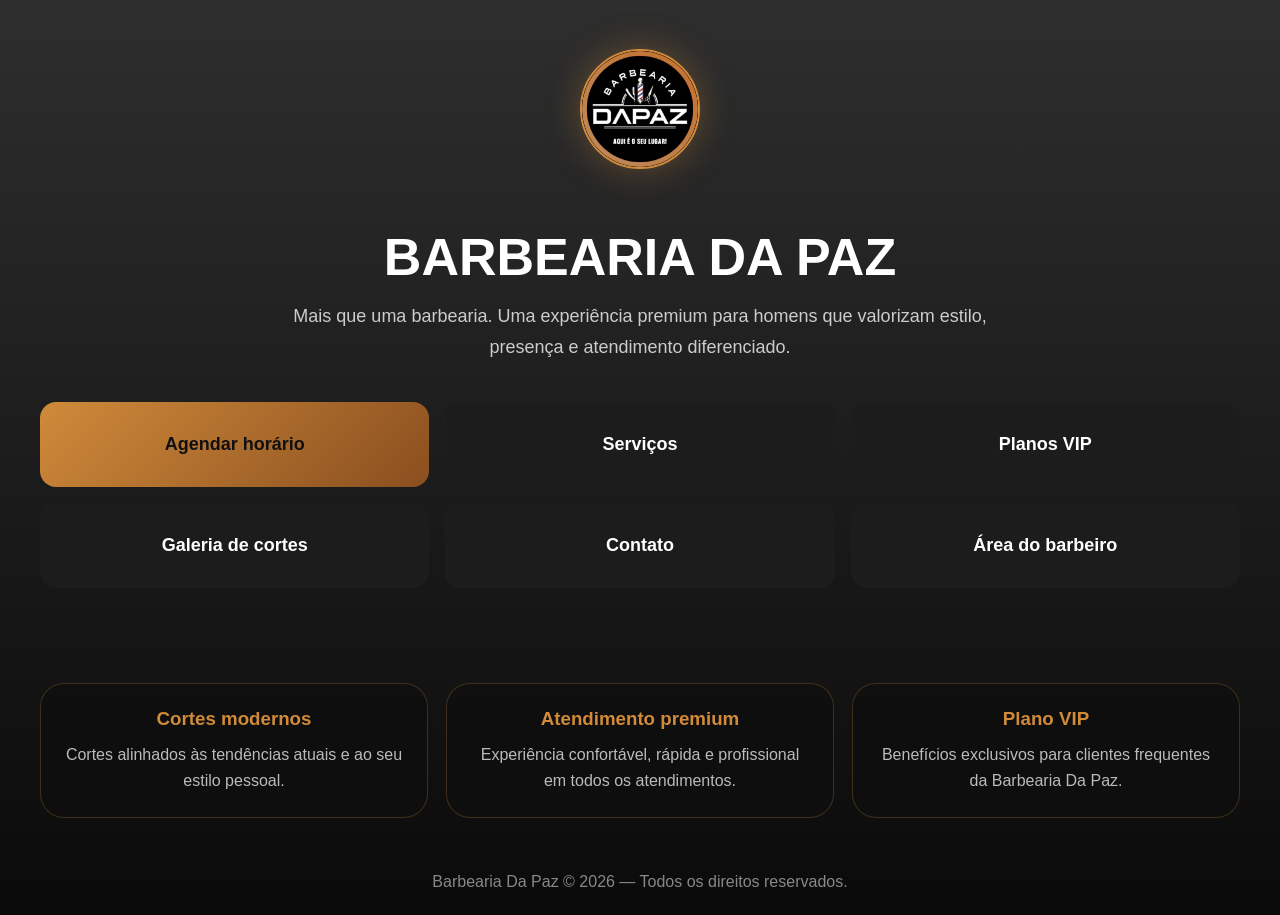
<file: index.html>
<!DOCTYPE html>
<html lang="pt-BR">
<head>
<meta charset="UTF-8">
<meta name="viewport" content="width=device-width, initial-scale=1.0">

<title>Barbearia Da Paz</title>

<link rel="stylesheet" href="style.css">

<style>

.hero{
  text-align:center;
  padding:40px 0;
}

.hero h1{
  font-size:52px;
  margin-bottom:14px;
}

.hero p{
  color:#ccc;
  max-width:700px;
  margin:auto;
  line-height:1.7;
  font-size:18px;
}

.buttons{
  display:grid;
  grid-template-columns:repeat(3,1fr);
  gap:16px;
  margin-top:40px;
}

.btn{
  display:flex;
  align-items:center;
  justify-content:center;
  min-height:85px;
  font-size:18px;
  position:relative;
  overflow:hidden;
}

.btn::before{
  content:"";
  position:absolute;
  inset:0;

  background:linear-gradient(
    120deg,
    transparent,
    rgba(255,255,255,.12),
    transparent
  );

  transform:translateX(-100%);
  transition:.6s;
}

.btn:hover::before{
  transform:translateX(100%);
}

.btn:hover{
  transform:translateY(-5px) scale(1.02);
}

.primary{
  background:linear-gradient(135deg,#d08a3a,#8a4f1f);
  color:#111;
}

.secondary{
  background:#1c1c1c;
  color:white;
}

.info-grid{
  display:grid;
  grid-template-columns:repeat(3,1fr);
  gap:18px;
  margin-top:55px;
}

.info-card{
  background:rgba(15,15,15,.95);
  border:1px solid rgba(208,138,58,.25);
  border-radius:24px;
  padding:24px;
  text-align:center;
  transition:.3s;
}

.info-card:hover{
  transform:translateY(-6px);
  border-color:#d08a3a;
  box-shadow:0 20px 60px rgba(0,0,0,.45);
}

.info-card h3{
  color:#d08a3a;
  margin-bottom:12px;
}

.info-card p{
  color:#bbb;
  line-height:1.6;
}

.footer{
  text-align:center;
  margin-top:55px;
  color:#888;
}

@media(max-width:900px){

  .buttons,
  .info-grid{
    grid-template-columns:1fr;
  }

  .hero h1{
    font-size:38px;
  }

}

</style>
</head>

<body>

<div class="container">

  <div class="logo">
    <img src="assets/logo.png" alt="Logo Barbearia Da Paz">
  </div>

  <div class="hero">

    <h1>BARBEARIA DA PAZ</h1>

    <p>
      Mais que uma barbearia. Uma experiência premium para homens que valorizam estilo, presença e atendimento diferenciado.
    </p>

    <div class="buttons">

      <a href="agendamento.html" class="btn primary">
        Agendar horário
      </a>

      <a href="servicos.html" class="btn secondary">
        Serviços
      </a>

      <a href="vip.html" class="btn secondary">
        Planos VIP
      </a>

      <a href="galeria.html" class="btn secondary">
        Galeria de cortes
      </a>

      <a href="contato.html" class="btn secondary">
        Contato
      </a>

      <a href="login.html" class="btn secondary">
        Área do barbeiro
      </a>

    </div>

  </div>

  <div class="info-grid">

    <div class="info-card">
      <h3>Cortes modernos</h3>

      <p>
        Cortes alinhados às tendências atuais e ao seu estilo pessoal.
      </p>
    </div>

    <div class="info-card">
      <h3>Atendimento premium</h3>

      <p>
        Experiência confortável, rápida e profissional em todos os atendimentos.
      </p>
    </div>

    <div class="info-card">
      <h3>Plano VIP</h3>

      <p>
        Benefícios exclusivos para clientes frequentes da Barbearia Da Paz.
      </p>
    </div>

  </div>

  <p class="footer">
    Barbearia Da Paz © 2026 — Todos os direitos reservados.
  </p>

</div>

</body>
</html>
</file>
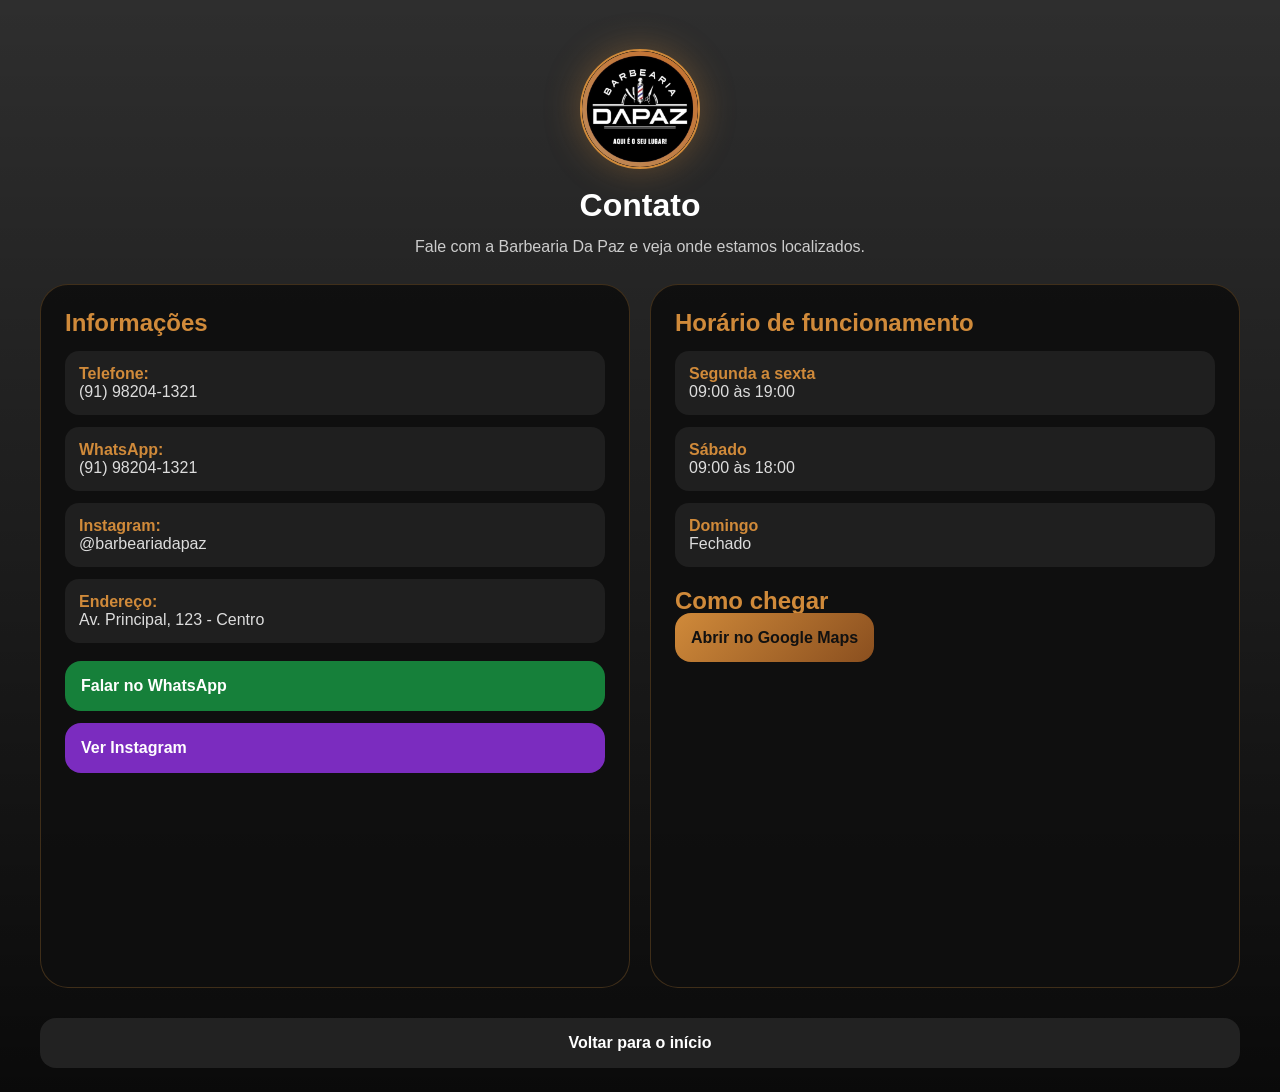
<file: contato.html>
<!DOCTYPE html>
<html lang="pt-BR">
<head>
<meta charset="UTF-8">
<meta name="viewport" content="width=device-width, initial-scale=1.0">

<title>Contato • Barbearia Da Paz</title>

<link rel="stylesheet" href="style.css">

<style>
.contact-grid{
  display:grid;
  grid-template-columns:repeat(2,1fr);
  gap:20px;
}

.contact-card{
  background:rgba(15,15,15,.95);
  border:1px solid rgba(208,138,58,.25);
  border-radius:28px;
  padding:24px;
  transition:.3s;
}

.contact-card:hover{
  transform:translateY(-6px);
  border-color:#d08a3a;
}

.contact-card h2{
  color:#d08a3a;
  margin-bottom:14px;
}

.info{
  background:#1f1f1f;
  padding:14px;
  border-radius:14px;
  margin-bottom:12px;
  color:#ddd;
}

.info strong{
  color:#d08a3a;
}

.buttons{
  display:grid;
  gap:12px;
  margin-top:18px;
}

.whatsapp{
  background:#16803a;
  color:white;
}

.instagram{
  background:#7b2cbf;
  color:white;
}

.map{
  width:100%;
  height:300px;
  border:0;
  border-radius:20px;
  margin-top:12px;
}

.back{
  display:block;
  text-align:center;
  margin-top:30px;
}

@media(max-width:850px){
  .contact-grid{
    grid-template-columns:1fr;
  }
}
</style>
</head>

<body>

<div class="container">

  <div class="logo">
    <img src="assets/logo.png" alt="Logo Barbearia Da Paz">
  </div>

  <h1>Contato</h1>

  <p class="subtitle">
    Fale com a Barbearia Da Paz e veja onde estamos localizados.
  </p>

  <div class="contact-grid">

    <div class="contact-card">

      <h2>Informações</h2>

      <div class="info">
        <strong>Telefone:</strong><br>
        (91) 98204-1321
      </div>

      <div class="info">
        <strong>WhatsApp:</strong><br>
        (91) 98204-1321
      </div>

      <div class="info">
        <strong>Instagram:</strong><br>
        @barbeariadapaz
      </div>

      <div class="info">
        <strong>Endereço:</strong><br>
        Av. Principal, 123 - Centro
      </div>

      <div class="buttons">

        <a
          href="https://wa.me/5591982041321"
          class="btn whatsapp"
          target="_blank">
          Falar no WhatsApp
        </a>

        <a
          href="https://instagram.com/barbeariadapaz"
          class="btn instagram"
          target="_blank">
          Ver Instagram
        </a>

      </div>

    </div>

    <div class="contact-card">

      <h2>Horário de funcionamento</h2>

      <div class="info">
        <strong>Segunda a sexta</strong><br>
        09:00 às 19:00
      </div>

      <div class="info">
        <strong>Sábado</strong><br>
        09:00 às 18:00
      </div>

      <div class="info">
        <strong>Domingo</strong><br>
        Fechado
      </div>

      <h2 style="margin-top:20px;">Como chegar</h2>

      <a
        href="https://www.google.com/maps/search/?api=1&query=Av.%20Principal%20123%20Centro"
        class="btn primary"
        target="_blank">
        Abrir no Google Maps
      </a>

      <iframe
        class="map"
        loading="lazy"
        allowfullscreen
        src="https://www.google.com/maps?q=Av.%20Principal%20123%20Centro&output=embed">
      </iframe>

    </div>

  </div>

  <a href="index.html" class="btn secondary back">
    Voltar para o início
  </a>

</div>

</body>
</html>
</file>
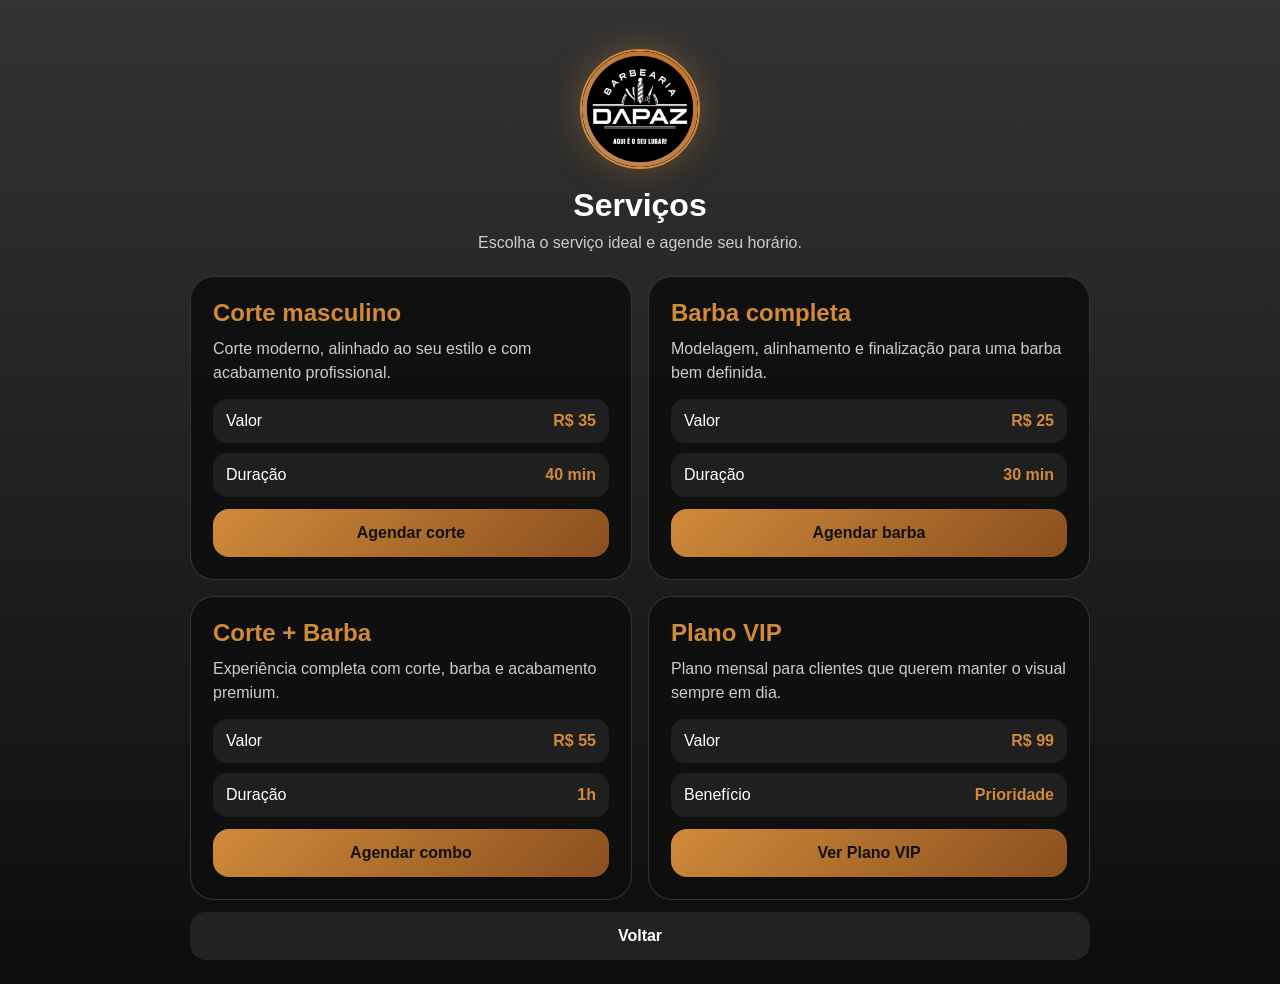
<file: servicos.html>
<!DOCTYPE html>
<html lang="pt-BR">
<head>
<meta charset="UTF-8">
<meta name="viewport" content="width=device-width, initial-scale=1.0">

<title>Serviços • Barbearia Da Paz</title>

<style>
*{
  margin:0;
  padding:0;
  box-sizing:border-box;
  font-family:Arial,sans-serif;
}

body{
  min-height:100vh;
  background:
    linear-gradient(rgba(0,0,0,.8),rgba(0,0,0,.95)),
    url("https://images.unsplash.com/photo-1503951914875-452162b0f3f1") center/cover;
  color:white;
  padding:24px;
}

.container{
  max-width:900px;
  margin:auto;
}

.logo{
  width:120px;
  height:120px;
  margin:25px auto 18px;
  border-radius:50%;
  overflow:hidden;
  border:2px solid #d08a3a;
  background:#111;
  box-shadow:0 0 35px rgba(208,138,58,.35);
}

.logo img{
  width:100%;
  height:100%;
  object-fit:cover;
  display:block;
}

h1{
  text-align:center;
  margin-bottom:10px;
}

.subtitle{
  text-align:center;
  color:#ccc;
  margin-bottom:24px;
}

.grid{
  display:grid;
  grid-template-columns:repeat(2,1fr);
  gap:16px;
}

.service{
  background:rgba(15,15,15,.95);
  border:1px solid rgba(208,138,58,.28);
  border-radius:24px;
  padding:22px;
}

.service h2{
  color:#d08a3a;
  margin-bottom:10px;
}

.service p{
  color:#ccc;
  line-height:1.5;
  margin-bottom:14px;
}

.info{
  display:flex;
  justify-content:space-between;
  background:#1f1f1f;
  padding:13px;
  border-radius:14px;
  margin-bottom:10px;
}

.info strong{
  color:#d08a3a;
}

.btn,.back{
  display:block;
  text-align:center;
  text-decoration:none;
  padding:15px;
  border-radius:16px;
  font-weight:bold;
  margin-top:12px;
}

.btn{
  background:linear-gradient(135deg,#d08a3a,#8a4f1f);
  color:#111;
}

.back{
  background:#222;
  color:white;
}

@media(max-width:700px){
  .grid{
    grid-template-columns:1fr;
  }
}
</style>
</head>

<body>

<div class="container">

  <div class="logo">
    <img src="assets/logo.png" alt="Logo Barbearia Da Paz">
  </div>

  <h1>Serviços</h1>

  <p class="subtitle">
    Escolha o serviço ideal e agende seu horário.
  </p>

  <div class="grid">

    <div class="service">
      <h2>Corte masculino</h2>
      <p>Corte moderno, alinhado ao seu estilo e com acabamento profissional.</p>

      <div class="info">
        <span>Valor</span>
        <strong>R$ 35</strong>
      </div>

      <div class="info">
        <span>Duração</span>
        <strong>40 min</strong>
      </div>

      <a href="agendamento.html" class="btn">Agendar corte</a>
    </div>

    <div class="service">
      <h2>Barba completa</h2>
      <p>Modelagem, alinhamento e finalização para uma barba bem definida.</p>

      <div class="info">
        <span>Valor</span>
        <strong>R$ 25</strong>
      </div>

      <div class="info">
        <span>Duração</span>
        <strong>30 min</strong>
      </div>

      <a href="agendamento.html" class="btn">Agendar barba</a>
    </div>

    <div class="service">
      <h2>Corte + Barba</h2>
      <p>Experiência completa com corte, barba e acabamento premium.</p>

      <div class="info">
        <span>Valor</span>
        <strong>R$ 55</strong>
      </div>

      <div class="info">
        <span>Duração</span>
        <strong>1h</strong>
      </div>

      <a href="agendamento.html" class="btn">Agendar combo</a>
    </div>

    <div class="service">
      <h2>Plano VIP</h2>
      <p>Plano mensal para clientes que querem manter o visual sempre em dia.</p>

      <div class="info">
        <span>Valor</span>
        <strong>R$ 99</strong>
      </div>

      <div class="info">
        <span>Benefício</span>
        <strong>Prioridade</strong>
      </div>

      <a href="vip.html" class="btn">Ver Plano VIP</a>
    </div>

  </div>

  <a href="index.html" class="back">Voltar</a>

</div>

</body>
</html>
</file>
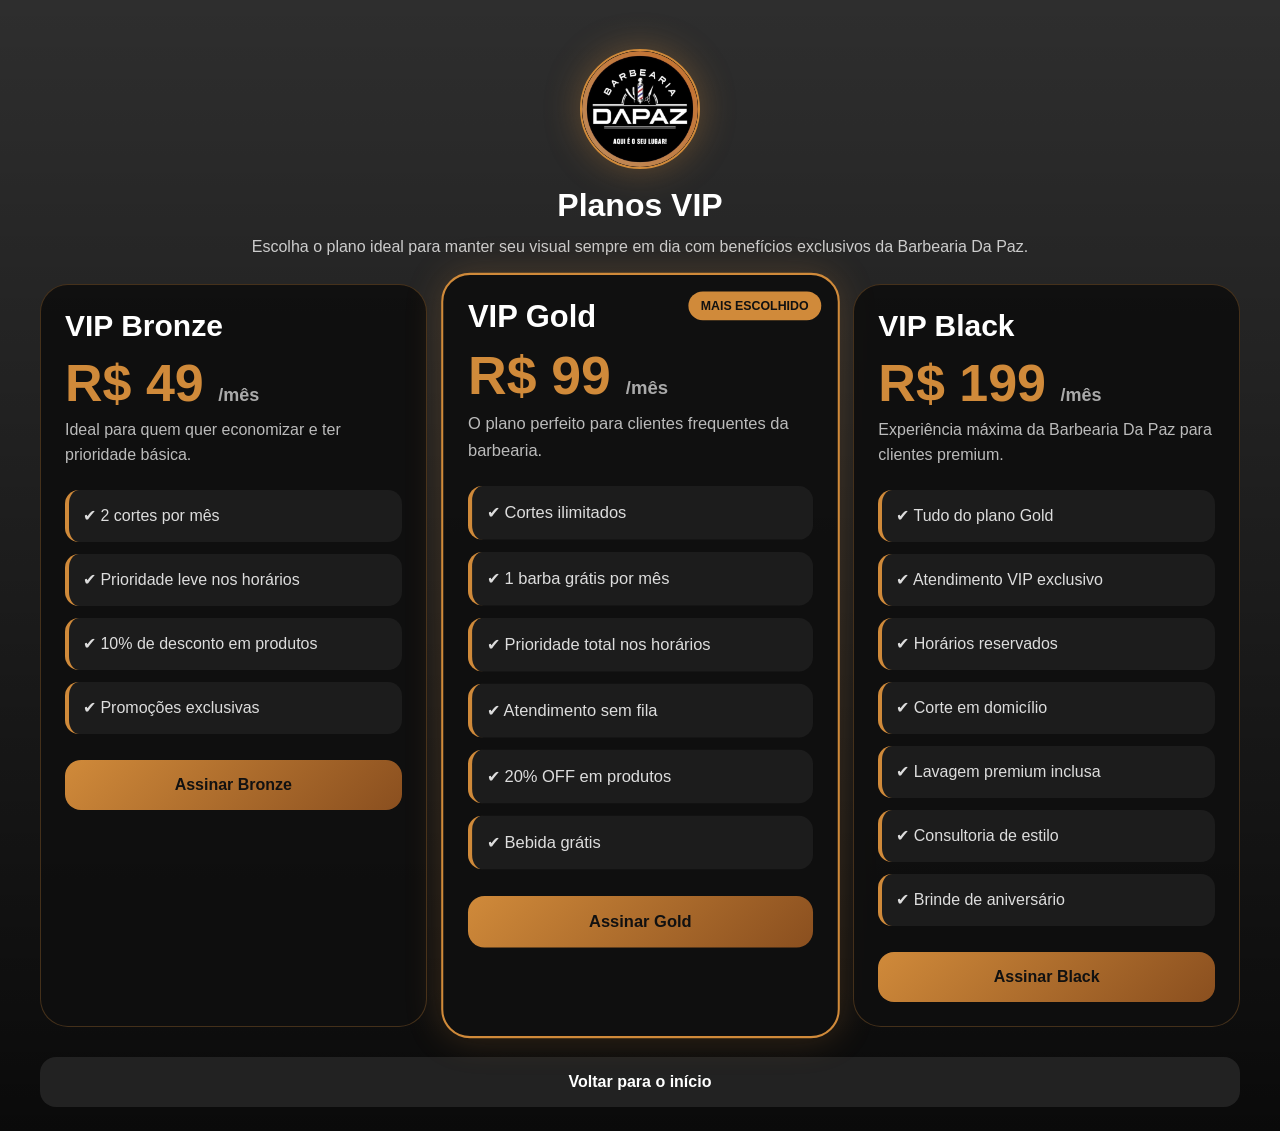
<file: vip.html>
<!DOCTYPE html>
<html lang="pt-BR">
<head>
<meta charset="UTF-8">
<meta name="viewport" content="width=device-width, initial-scale=1.0">

<title>Planos VIP • Barbearia Da Paz</title>

<link rel="stylesheet" href="style.css">

<style>

.grid{
  grid-template-columns:repeat(3,1fr);
}

.plan{
  position:relative;
  overflow:hidden;
}

.plan::before{
  content:"";
  position:absolute;
  top:-80px;
  left:-80px;
  width:160px;
  height:160px;
  background:radial-gradient(circle,rgba(208,138,58,.22),transparent 70%);
  opacity:0;
  transition:.35s;
}

.plan:hover::before{
  opacity:1;
}

.recommended{
  border:2px solid #d08a3a;
  transform:scale(1.03);
  box-shadow:0 0 35px rgba(208,138,58,.22);
}

.recommended:hover{
  transform:translateY(-8px) scale(1.05);
}

.tag{
  position:absolute;
  top:16px;
  right:16px;
  background:#d08a3a;
  color:#111;
  padding:7px 12px;
  border-radius:999px;
  font-size:12px;
  font-weight:bold;
  animation:brilho 1.8s infinite;
}

@keyframes brilho{

  0%{
    opacity:.75;
  }

  50%{
    opacity:1;
    box-shadow:0 0 18px rgba(208,138,58,.7);
  }

  100%{
    opacity:.75;
  }

}

.plan h2{
  font-size:30px;
  margin-bottom:10px;
}

.price{
  font-size:52px;
  color:#d08a3a;
  font-weight:bold;
  margin-bottom:4px;
}

.price span{
  font-size:18px;
  color:#aaa;
}

.desc{
  color:#bbb;
  line-height:1.6;
  margin-bottom:22px;
}

.benefits{
  display:grid;
  gap:12px;
  margin-bottom:26px;
}

.benefit{
  background:#1c1c1c;
  padding:14px;
  border-radius:14px;
  border-left:4px solid #d08a3a;
  color:#ddd;
  line-height:1.5;
  transition:.25s;
}

.benefit:hover{
  transform:translateX(5px);
  background:#242424;
}

.btn{
  display:block;
  text-align:center;
}

.btn::after{
  content:"";
  position:absolute;
  top:0;
  left:-100%;
  width:100%;
  height:100%;
  background:linear-gradient(
    90deg,
    transparent,
    rgba(255,255,255,.35),
    transparent
  );
  transition:.5s;
}

.btn:hover::after{
  left:100%;
}

.back{
  display:block;
  text-align:center;
  margin-top:30px;
}

@media(max-width:950px){

  .recommended{
    transform:none;
  }

  .recommended:hover{
    transform:translateY(-8px) scale(1.02);
  }

}

</style>
</head>

<body>

<div class="container">

  <div class="logo">
    <img src="assets/logo.png" alt="Logo Barbearia Da Paz">
  </div>

  <h1>Planos VIP</h1>

  <p class="subtitle">
    Escolha o plano ideal para manter seu visual sempre em dia com benefícios exclusivos da Barbearia Da Paz.
  </p>

  <div class="grid">

    <!-- BRONZE -->

    <div class="plan">

      <h2>VIP Bronze</h2>

      <div class="price">
        R$ 49
        <span>/mês</span>
      </div>

      <p class="desc">
        Ideal para quem quer economizar e ter prioridade básica.
      </p>

      <div class="benefits">

        <div class="benefit">
          ✔ 2 cortes por mês
        </div>

        <div class="benefit">
          ✔ Prioridade leve nos horários
        </div>

        <div class="benefit">
          ✔ 10% de desconto em produtos
        </div>

        <div class="benefit">
          ✔ Promoções exclusivas
        </div>

      </div>

      <a
        href="https://wa.me/5591982041321?text=Olá,%20tenho%20interesse%20no%20Plano%20VIP%20Bronze."
        class="btn primary"
        target="_blank"
      >
        Assinar Bronze
      </a>

    </div>

    <!-- GOLD -->

    <div class="plan recommended">

      <div class="tag">
        MAIS ESCOLHIDO
      </div>

      <h2>VIP Gold</h2>

      <div class="price">
        R$ 99
        <span>/mês</span>
      </div>

      <p class="desc">
        O plano perfeito para clientes frequentes da barbearia.
      </p>

      <div class="benefits">

        <div class="benefit">
          ✔ Cortes ilimitados
        </div>

        <div class="benefit">
          ✔ 1 barba grátis por mês
        </div>

        <div class="benefit">
          ✔ Prioridade total nos horários
        </div>

        <div class="benefit">
          ✔ Atendimento sem fila
        </div>

        <div class="benefit">
          ✔ 20% OFF em produtos
        </div>

        <div class="benefit">
          ✔ Bebida grátis
        </div>

      </div>

      <a
        href="https://wa.me/5591982041321?text=Olá,%20tenho%20interesse%20no%20Plano%20VIP%20Gold."
        class="btn primary"
        target="_blank"
      >
        Assinar Gold
      </a>

    </div>

    <!-- BLACK -->

    <div class="plan">

      <h2>VIP Black</h2>

      <div class="price">
        R$ 199
        <span>/mês</span>
      </div>

      <p class="desc">
        Experiência máxima da Barbearia Da Paz para clientes premium.
      </p>

      <div class="benefits">

        <div class="benefit">
          ✔ Tudo do plano Gold
        </div>

        <div class="benefit">
          ✔ Atendimento VIP exclusivo
        </div>

        <div class="benefit">
          ✔ Horários reservados
        </div>

        <div class="benefit">
          ✔ Corte em domicílio
        </div>

        <div class="benefit">
          ✔ Lavagem premium inclusa
        </div>

        <div class="benefit">
          ✔ Consultoria de estilo
        </div>

        <div class="benefit">
          ✔ Brinde de aniversário
        </div>

      </div>

      <a
        href="https://wa.me/5591982041321?text=Olá,%20tenho%20interesse%20no%20Plano%20VIP%20Black."
        class="btn primary"
        target="_blank"
      >
        Assinar Black
      </a>

    </div>

  </div>

  <a href="index.html" class="btn secondary back">
    Voltar para o início
  </a>

</div>

</body>
</html>
</file>
<file: style.css>
*{
  margin:0;
  padding:0;
  box-sizing:border-box;
  font-family:Arial,sans-serif;
}

body{
  min-height:100vh;

  background:
  linear-gradient(rgba(0,0,0,.82),rgba(0,0,0,.96)),
  url("https://images.unsplash.com/photo-1503951914875-452162b0f3f1") center/cover fixed;

  color:white;

  padding:24px;
}

.container{
  max-width:1200px;
  margin:auto;

  animation:entrada .8s ease;
}

@keyframes entrada{

  from{
    opacity:0;
    transform:translateY(30px);
  }

  to{
    opacity:1;
    transform:translateY(0);
  }

}

.logo{

  width:120px;
  height:120px;

  margin:25px auto 18px;

  border-radius:50%;

  overflow:hidden;

  border:2px solid #d08a3a;

  background:#111;

  box-shadow:0 0 35px rgba(208,138,58,.35);

  animation:pulse 2.5s infinite;
}

.logo img{

  width:100%;
  height:100%;

  object-fit:cover;

  display:block;
}

@keyframes pulse{

  0%{
    box-shadow:0 0 20px rgba(208,138,58,.25);
  }

  50%{
    box-shadow:0 0 55px rgba(208,138,58,.6);
  }

  100%{
    box-shadow:0 0 20px rgba(208,138,58,.25);
  }

}

h1{
  text-align:center;
  margin-bottom:10px;
}

.subtitle{

  text-align:center;

  color:#ccc;

  margin-bottom:24px;

  line-height:1.6;
}

.card,
.plan,
.service,
.lista{

  background:rgba(15,15,15,.95);

  border:1px solid rgba(208,138,58,.28);

  border-radius:28px;

  padding:24px;

  transition:.35s;
}

.card:hover,
.plan:hover,
.service:hover{

  transform:translateY(-6px);

  border-color:#d08a3a;

  box-shadow:0 20px 60px rgba(0,0,0,.55);
}

.btn,
button{

  border:none;

  padding:16px;

  border-radius:16px;

  font-weight:bold;

  cursor:pointer;

  transition:.25s;

  text-decoration:none;
}

.btn:hover,
button:hover{

  transform:translateY(-3px);
}

.primary{

  background:linear-gradient(135deg,#d08a3a,#8a4f1f);

  color:#111;
}

.secondary{

  background:#222;

  color:white;
}

input,
select{

  width:100%;

  padding:15px;

  border:none;

  border-radius:16px;

  background:#1e1e1e;

  color:white;

  font-size:15px;
}

.grid{

  display:grid;

  gap:20px;
}

@media(max-width:900px){

  .grid{
    grid-template-columns:1fr !important;
  }

}
</file>
